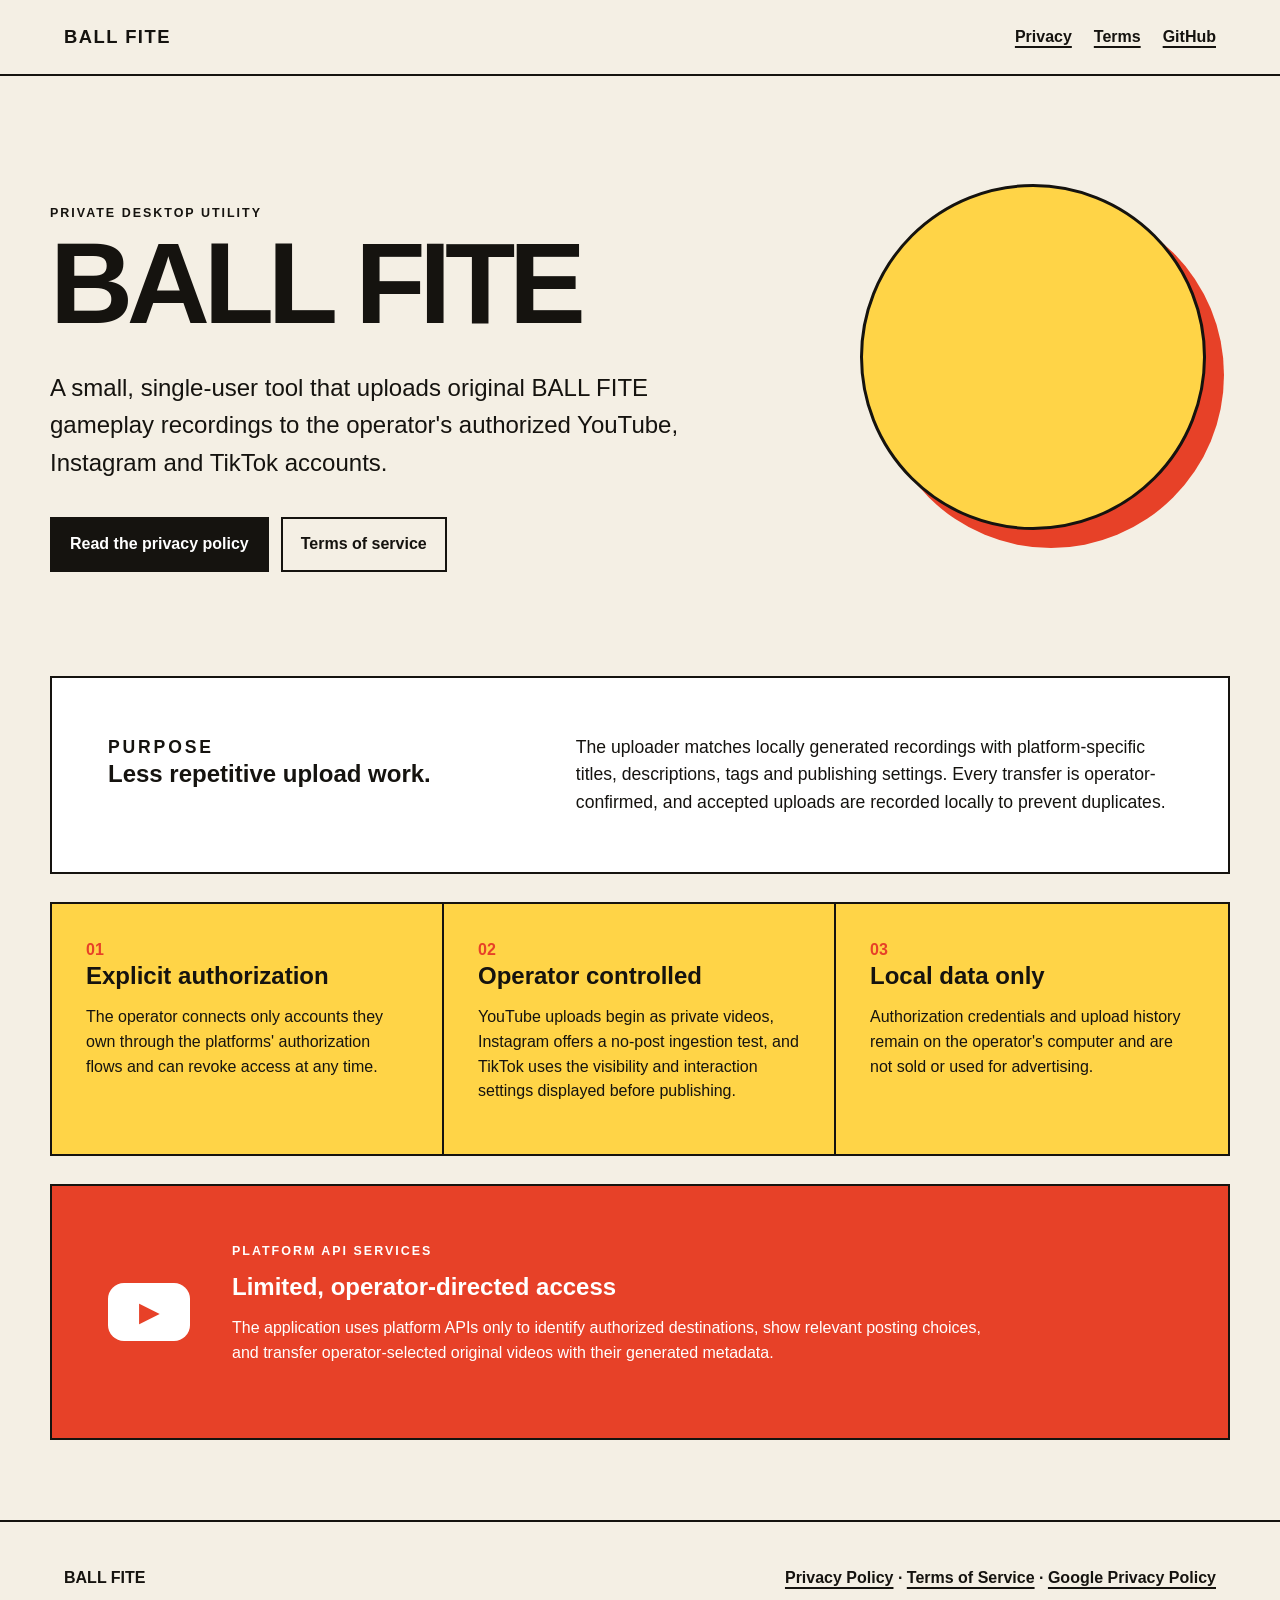
<file: index.html>
<!doctype html>
<html lang="en">
<head>
  <meta charset="utf-8">
  <meta name="viewport" content="width=device-width, initial-scale=1">
  <meta name="description" content="BALL FITE is a private desktop tool for uploading original gameplay recordings to authorized social video accounts.">
  <title>BALL FITE</title>
  <link rel="stylesheet" href="styles.css">
</head>
<body>
  <header class="nav">
    <a class="brand" href="index.html">BALL FITE</a>
    <nav aria-label="Main navigation">
      <a href="privacy.html">Privacy</a>
      <a href="terms.html">Terms</a>
      <a href="https://github.com/chavaloart/circle-fight">GitHub</a>
    </nav>
  </header>

  <main>
    <section class="hero">
      <p class="eyebrow">PRIVATE DESKTOP UTILITY</p>
      <h1>BALL FITE</h1>
      <p class="lede">A small, single-user tool that uploads original BALL FITE gameplay recordings to the operator's authorized YouTube, Instagram and TikTok accounts.</p>
      <div class="actions">
        <a class="button" href="privacy.html">Read the privacy policy</a>
        <a class="button secondary" href="terms.html">Terms of service</a>
      </div>
    </section>

    <section class="panel" aria-labelledby="purpose">
      <div>
        <p class="eyebrow">PURPOSE</p>
        <h2 id="purpose">Less repetitive upload work.</h2>
      </div>
      <p>The uploader matches locally generated recordings with platform-specific titles, descriptions, tags and publishing settings. Every transfer is operator-confirmed, and accepted uploads are recorded locally to prevent duplicates.</p>
    </section>

    <section class="cards" aria-label="Application features">
      <article>
        <span>01</span>
        <h2>Explicit authorization</h2>
        <p>The operator connects only accounts they own through the platforms' authorization flows and can revoke access at any time.</p>
      </article>
      <article>
        <span>02</span>
        <h2>Operator controlled</h2>
        <p>YouTube uploads begin as private videos, Instagram offers a no-post ingestion test, and TikTok uses the visibility and interaction settings displayed before publishing.</p>
      </article>
      <article>
        <span>03</span>
        <h2>Local data only</h2>
        <p>Authorization credentials and upload history remain on the operator's computer and are not sold or used for advertising.</p>
      </article>
    </section>

    <section class="api-note">
      <div class="play" aria-hidden="true">▶</div>
      <div>
        <p class="eyebrow">PLATFORM API SERVICES</p>
        <h2>Limited, operator-directed access</h2>
        <p>The application uses platform APIs only to identify authorized destinations, show relevant posting choices, and transfer operator-selected original videos with their generated metadata.</p>
      </div>
    </section>
  </main>

  <footer>
    <p>BALL FITE</p>
    <p><a href="privacy.html">Privacy Policy</a> · <a href="terms.html">Terms of Service</a> · <a href="https://policies.google.com/privacy">Google Privacy Policy</a></p>
  </footer>
</body>
</html>
</file>
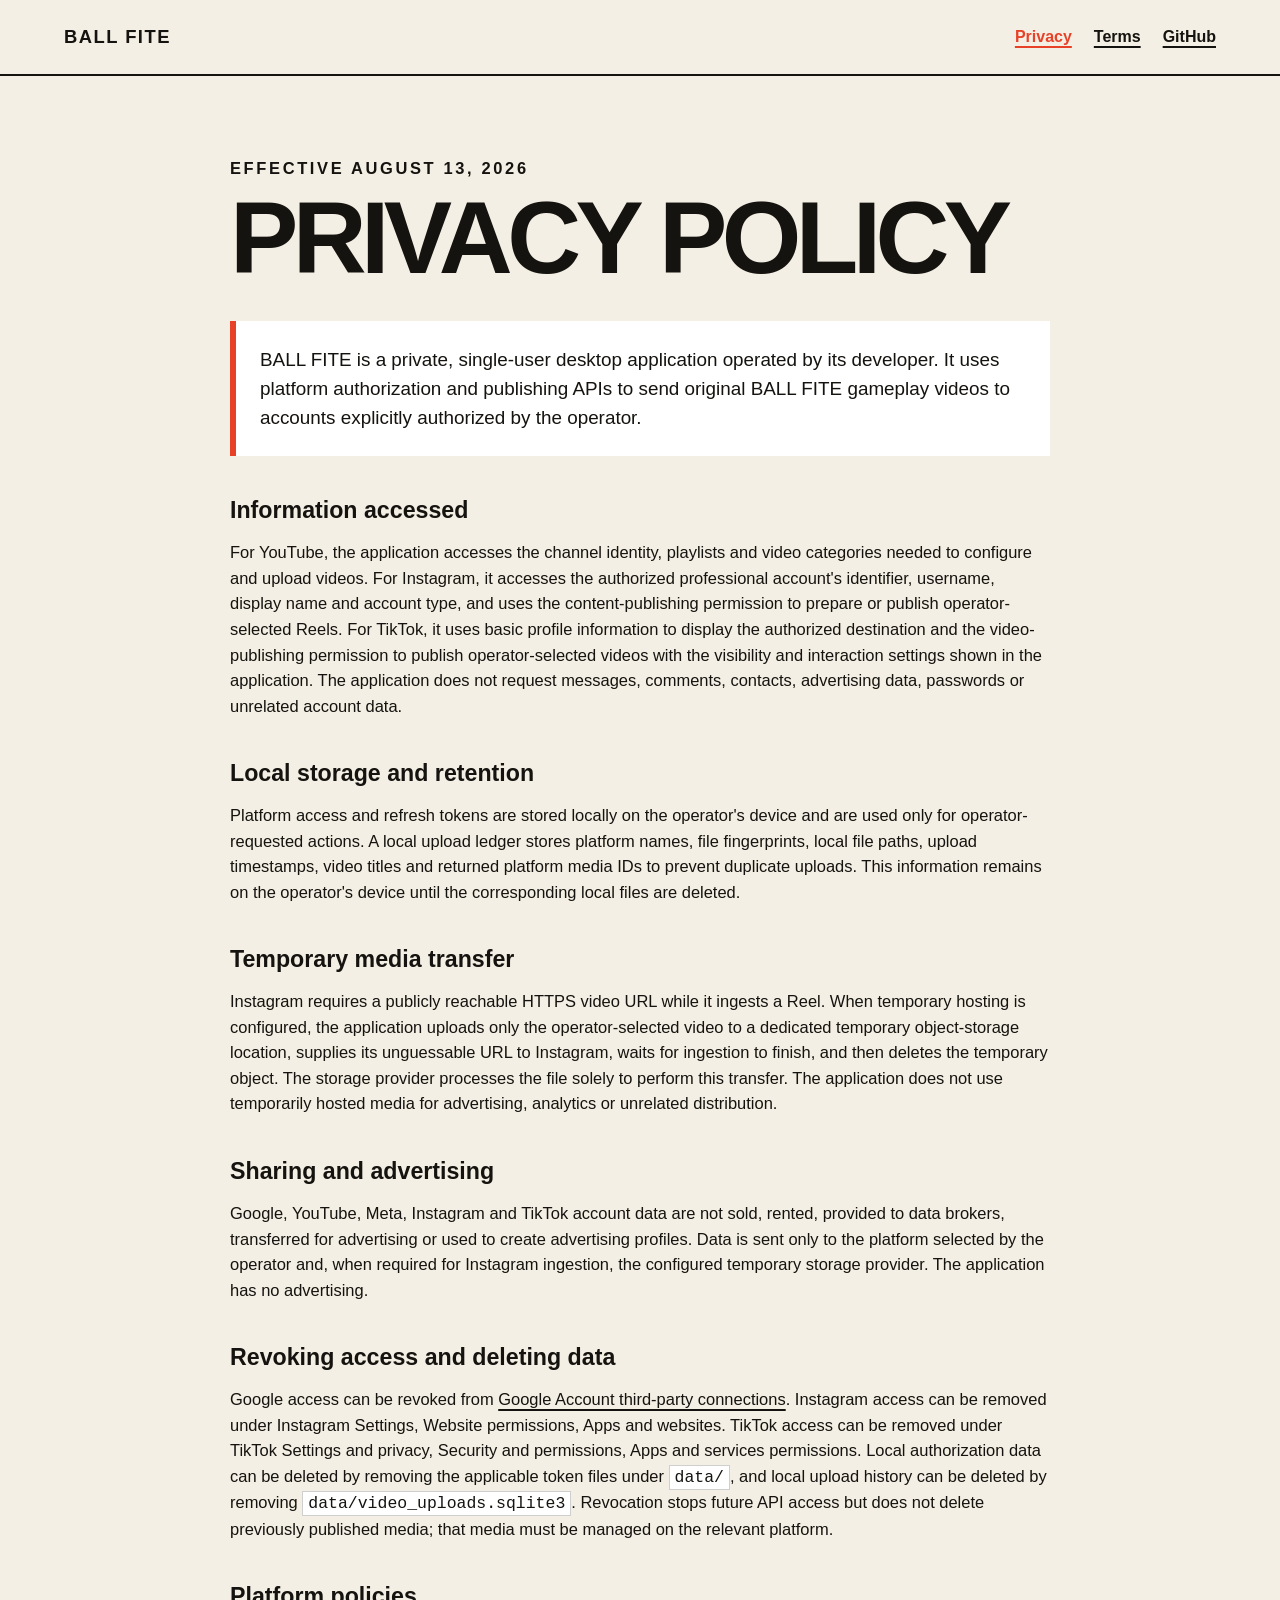
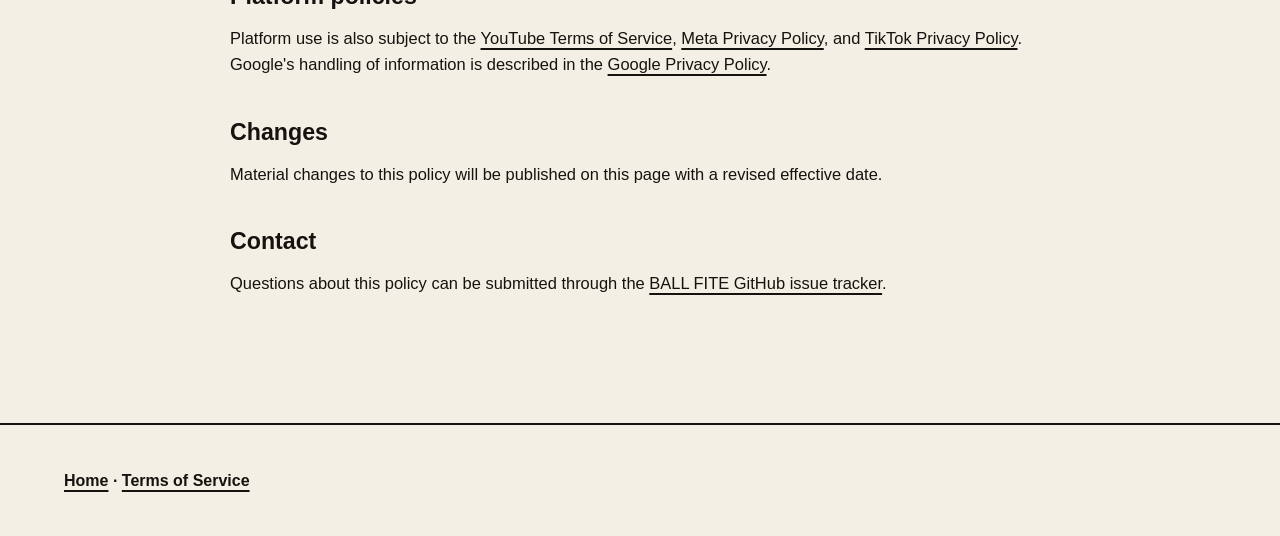
<file: privacy.html>
<!doctype html>
<html lang="en">
<head>
  <meta charset="utf-8">
  <meta name="viewport" content="width=device-width, initial-scale=1">
  <title>BALL FITE</title>
  <link rel="stylesheet" href="styles.css">
</head>
<body>
  <header class="nav">
    <a class="brand" href="index.html">BALL FITE</a>
    <nav><a aria-current="page" href="privacy.html">Privacy</a><a href="terms.html">Terms</a><a href="https://github.com/chavaloart/circle-fight">GitHub</a></nav>
  </header>
  <main class="legal">
    <p class="eyebrow">EFFECTIVE AUGUST 13, 2026</p>
    <h1>Privacy Policy</h1>
    <p class="summary">BALL FITE is a private, single-user desktop application operated by its developer. It uses platform authorization and publishing APIs to send original BALL FITE gameplay videos to accounts explicitly authorized by the operator.</p>

    <h2>Information accessed</h2>
    <p>For YouTube, the application accesses the channel identity, playlists and video categories needed to configure and upload videos. For Instagram, it accesses the authorized professional account's identifier, username, display name and account type, and uses the content-publishing permission to prepare or publish operator-selected Reels. For TikTok, it uses basic profile information to display the authorized destination and the video-publishing permission to publish operator-selected videos with the visibility and interaction settings shown in the application. The application does not request messages, comments, contacts, advertising data, passwords or unrelated account data.</p>

    <h2>Local storage and retention</h2>
    <p>Platform access and refresh tokens are stored locally on the operator's device and are used only for operator-requested actions. A local upload ledger stores platform names, file fingerprints, local file paths, upload timestamps, video titles and returned platform media IDs to prevent duplicate uploads. This information remains on the operator's device until the corresponding local files are deleted.</p>

    <h2>Temporary media transfer</h2>
    <p>Instagram requires a publicly reachable HTTPS video URL while it ingests a Reel. When temporary hosting is configured, the application uploads only the operator-selected video to a dedicated temporary object-storage location, supplies its unguessable URL to Instagram, waits for ingestion to finish, and then deletes the temporary object. The storage provider processes the file solely to perform this transfer. The application does not use temporarily hosted media for advertising, analytics or unrelated distribution.</p>

    <h2>Sharing and advertising</h2>
    <p>Google, YouTube, Meta, Instagram and TikTok account data are not sold, rented, provided to data brokers, transferred for advertising or used to create advertising profiles. Data is sent only to the platform selected by the operator and, when required for Instagram ingestion, the configured temporary storage provider. The application has no advertising.</p>

    <h2>Revoking access and deleting data</h2>
    <p>Google access can be revoked from <a href="https://myaccount.google.com/connections">Google Account third-party connections</a>. Instagram access can be removed under Instagram Settings, Website permissions, Apps and websites. TikTok access can be removed under TikTok Settings and privacy, Security and permissions, Apps and services permissions. Local authorization data can be deleted by removing the applicable token files under <code>data/</code>, and local upload history can be deleted by removing <code>data/video_uploads.sqlite3</code>. Revocation stops future API access but does not delete previously published media; that media must be managed on the relevant platform.</p>

    <h2>Platform policies</h2>
    <p>Platform use is also subject to the <a href="https://www.youtube.com/t/terms">YouTube Terms of Service</a>, <a href="https://privacycenter.instagram.com/policy/">Meta Privacy Policy</a>, and <a href="https://www.tiktok.com/legal/page/eea/privacy-policy/en">TikTok Privacy Policy</a>. Google's handling of information is described in the <a href="https://policies.google.com/privacy">Google Privacy Policy</a>.</p>

    <h2>Changes</h2>
    <p>Material changes to this policy will be published on this page with a revised effective date.</p>

    <h2>Contact</h2>
    <p>Questions about this policy can be submitted through the <a href="https://github.com/chavaloart/circle-fight/issues">BALL FITE GitHub issue tracker</a>.</p>
  </main>
  <footer><p><a href="index.html">Home</a> · <a href="terms.html">Terms of Service</a></p></footer>
</body>
</html>
</file>
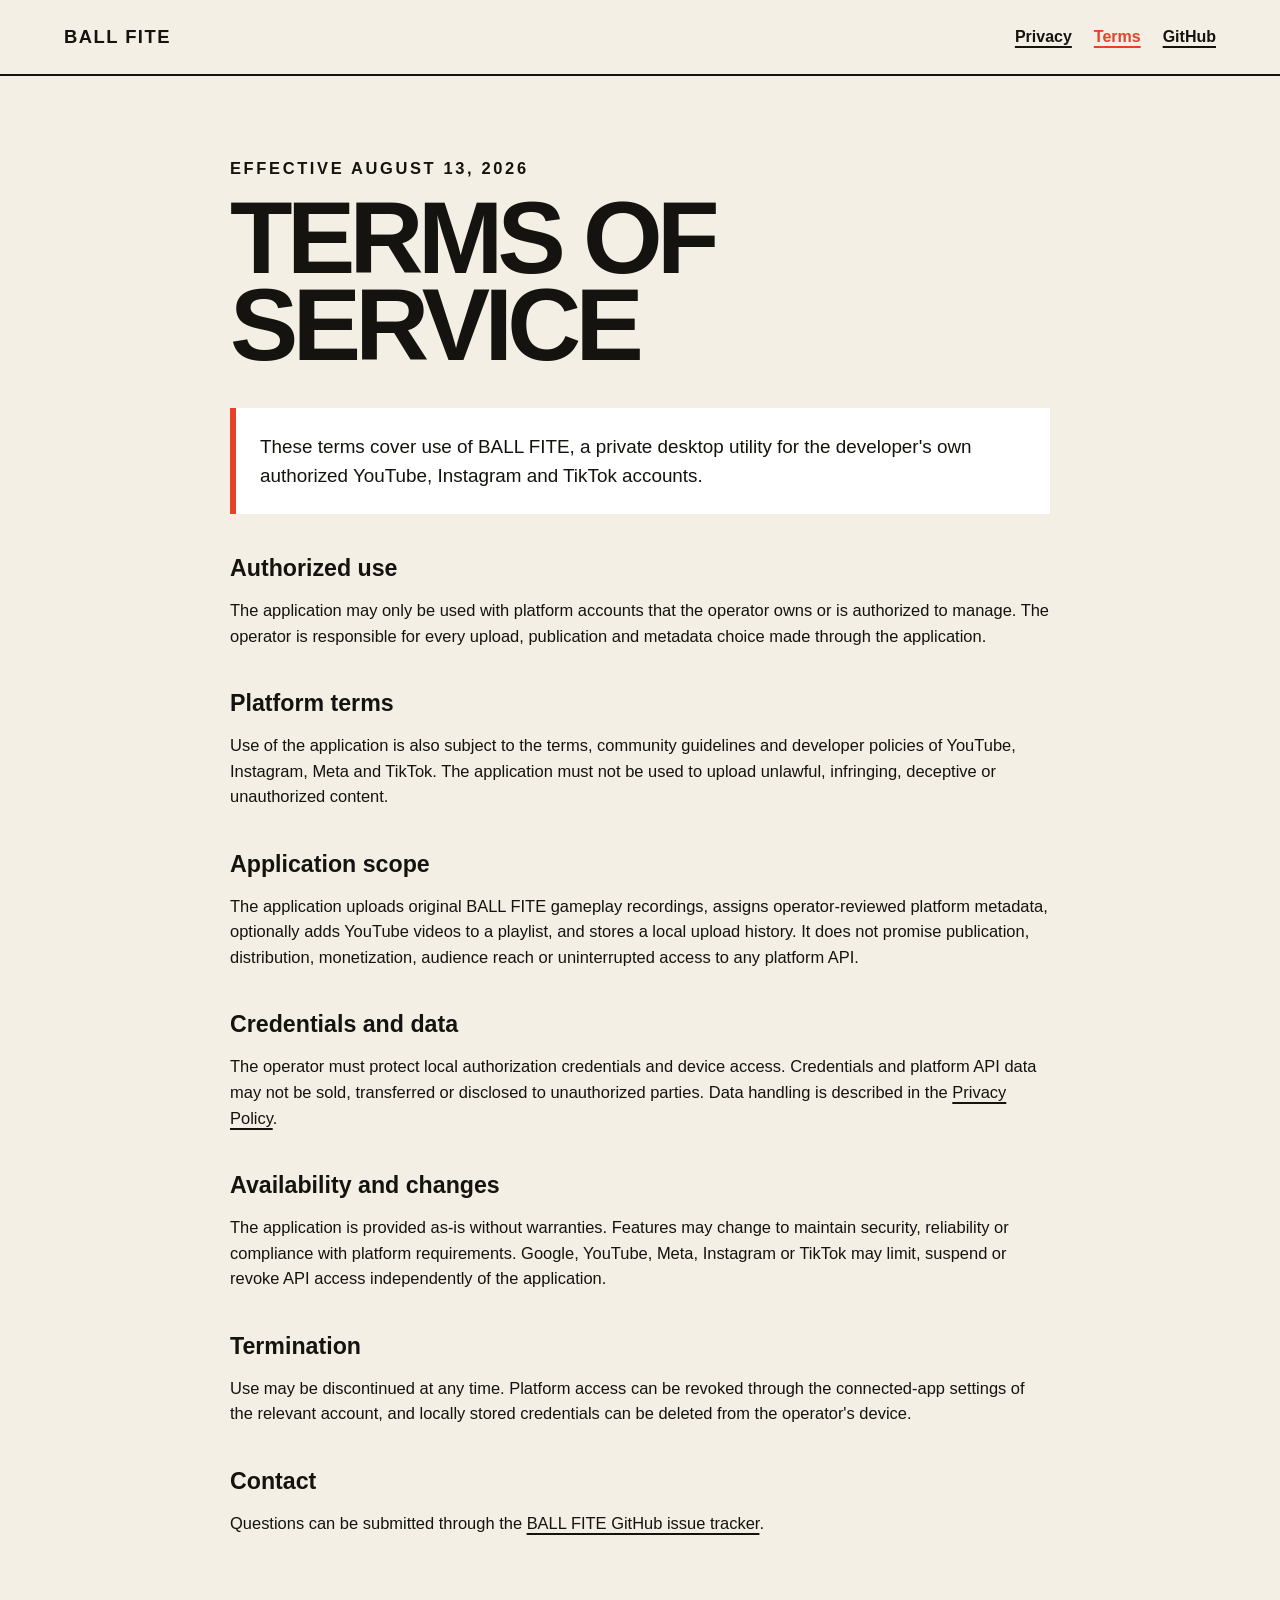
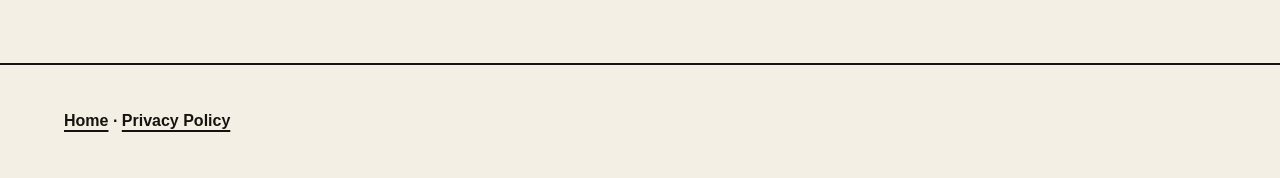
<file: terms.html>
<!doctype html>
<html lang="en">
<head>
  <meta charset="utf-8">
  <meta name="viewport" content="width=device-width, initial-scale=1">
  <title>BALL FITE</title>
  <link rel="stylesheet" href="styles.css">
</head>
<body>
  <header class="nav">
    <a class="brand" href="index.html">BALL FITE</a>
    <nav><a href="privacy.html">Privacy</a><a aria-current="page" href="terms.html">Terms</a><a href="https://github.com/chavaloart/circle-fight">GitHub</a></nav>
  </header>
  <main class="legal">
    <p class="eyebrow">EFFECTIVE AUGUST 13, 2026</p>
    <h1>Terms of Service</h1>
    <p class="summary">These terms cover use of BALL FITE, a private desktop utility for the developer's own authorized YouTube, Instagram and TikTok accounts.</p>

    <h2>Authorized use</h2>
    <p>The application may only be used with platform accounts that the operator owns or is authorized to manage. The operator is responsible for every upload, publication and metadata choice made through the application.</p>

    <h2>Platform terms</h2>
    <p>Use of the application is also subject to the terms, community guidelines and developer policies of YouTube, Instagram, Meta and TikTok. The application must not be used to upload unlawful, infringing, deceptive or unauthorized content.</p>

    <h2>Application scope</h2>
    <p>The application uploads original BALL FITE gameplay recordings, assigns operator-reviewed platform metadata, optionally adds YouTube videos to a playlist, and stores a local upload history. It does not promise publication, distribution, monetization, audience reach or uninterrupted access to any platform API.</p>

    <h2>Credentials and data</h2>
    <p>The operator must protect local authorization credentials and device access. Credentials and platform API data may not be sold, transferred or disclosed to unauthorized parties. Data handling is described in the <a href="privacy.html">Privacy Policy</a>.</p>

    <h2>Availability and changes</h2>
    <p>The application is provided as-is without warranties. Features may change to maintain security, reliability or compliance with platform requirements. Google, YouTube, Meta, Instagram or TikTok may limit, suspend or revoke API access independently of the application.</p>

    <h2>Termination</h2>
    <p>Use may be discontinued at any time. Platform access can be revoked through the connected-app settings of the relevant account, and locally stored credentials can be deleted from the operator's device.</p>

    <h2>Contact</h2>
    <p>Questions can be submitted through the <a href="https://github.com/chavaloart/circle-fight/issues">BALL FITE GitHub issue tracker</a>.</p>
  </main>
  <footer><p><a href="index.html">Home</a> · <a href="privacy.html">Privacy Policy</a></p></footer>
</body>
</html>
</file>
<file: styles.css>
:root {
  --ink: #15130f;
  --paper: #f4efe4;
  --red: #e74128;
  --yellow: #ffd447;
  --line: rgba(21, 19, 15, .2);
}
* { box-sizing: border-box; }
html { color: var(--ink); background: var(--paper); font-family: Arial, Helvetica, sans-serif; line-height: 1.55; }
body { margin: 0; }
a { color: inherit; text-decoration-thickness: 2px; text-underline-offset: 4px; }
.nav { min-height: 76px; display: flex; align-items: center; justify-content: space-between; gap: 24px; padding: 18px clamp(20px, 5vw, 72px); border-bottom: 2px solid var(--ink); }
.brand { font-size: 1.15rem; font-weight: 900; letter-spacing: .08em; text-decoration: none; }
nav { display: flex; flex-wrap: wrap; gap: 22px; font-weight: 700; }
nav a[aria-current="page"] { color: var(--red); }
main { width: min(1180px, calc(100% - 40px)); margin: 0 auto; }
.hero { min-height: 600px; padding: clamp(70px, 10vw, 140px) 0 90px; position: relative; }
.hero::after { content: ""; position: absolute; right: 2%; top: 18%; width: min(30vw, 340px); aspect-ratio: 1; border: 3px solid var(--ink); border-radius: 50%; background: var(--yellow); box-shadow: 18px 18px 0 var(--red); z-index: -1; }
.eyebrow { margin: 0 0 12px; font-size: .78rem; font-weight: 900; letter-spacing: .16em; }
h1 { margin: 0; max-width: 850px; font-size: clamp(3.4rem, 9vw, 8rem); line-height: .85; letter-spacing: -.055em; text-transform: uppercase; }
h1 span { color: var(--red); }
.lede { max-width: 650px; margin: 36px 0; font-size: clamp(1.15rem, 2vw, 1.5rem); }
.actions { display: flex; flex-wrap: wrap; gap: 12px; }
.button { display: inline-block; padding: 13px 18px; color: white; background: var(--ink); border: 2px solid var(--ink); font-weight: 800; text-decoration: none; }
.button.secondary { color: var(--ink); background: transparent; }
.panel, .api-note { display: grid; grid-template-columns: 1fr 1.4fr; gap: 42px; padding: 56px; border: 2px solid var(--ink); background: white; }
.panel h2, .api-note h2, .cards h2, .legal h2 { margin: 0 0 12px; line-height: 1.1; }
.panel p { margin: 0; font-size: 1.1rem; }
.cards { display: grid; grid-template-columns: repeat(3, 1fr); gap: 0; margin: 28px 0; border: 2px solid var(--ink); background: var(--yellow); }
.cards article { padding: 34px; border-right: 2px solid var(--ink); }
.cards article:last-child { border-right: 0; }
.cards span { font-weight: 900; color: var(--red); }
.api-note { grid-template-columns: auto 1fr; align-items: center; margin-bottom: 80px; background: var(--red); color: white; }
.play { display: grid; place-items: center; width: 82px; height: 58px; border-radius: 16px; color: var(--red); background: white; font-size: 1.7rem; }
.api-note p { max-width: 760px; }
.legal { max-width: 820px; padding: 80px 0 110px; }
.legal h1 { margin-bottom: 40px; font-size: clamp(3rem, 8vw, 6.5rem); }
.legal h2 { margin-top: 42px; font-size: 1.45rem; }
.legal p, .legal li { font-size: 1.03rem; }
.legal .summary { padding: 24px; border-left: 6px solid var(--red); background: white; font-size: 1.18rem; }
code { padding: 2px 5px; background: white; border: 1px solid var(--line); }
footer { display: flex; justify-content: space-between; gap: 24px; padding: 28px clamp(20px, 5vw, 72px); border-top: 2px solid var(--ink); font-weight: 700; }
@media (max-width: 720px) {
  .hero::after { opacity: .3; width: 240px; }
  .panel, .api-note { grid-template-columns: 1fr; padding: 30px; }
  .cards { grid-template-columns: 1fr; }
  .cards article { border-right: 0; border-bottom: 2px solid var(--ink); }
  .cards article:last-child { border-bottom: 0; }
  footer { display: block; }
}
</file>
